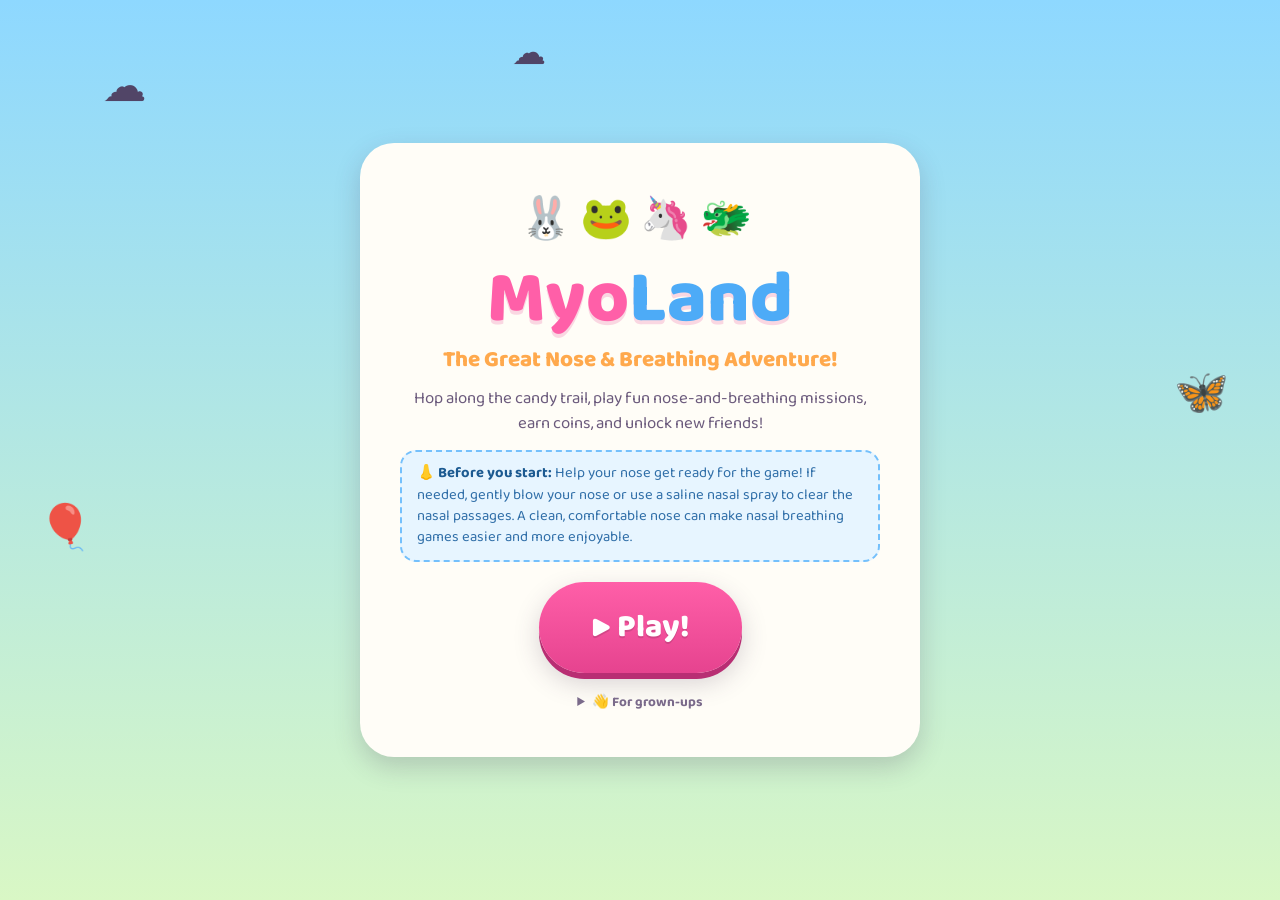
<file: index.html>
<!DOCTYPE html>
<html lang="en">
<head>
  <meta charset="UTF-8" />
  <meta name="viewport" content="width=device-width, initial-scale=1.0, viewport-fit=cover" />
  <meta name="theme-color" content="#8ed8ff" />
  <meta name="mobile-web-app-capable" content="yes" />
  <meta name="apple-mobile-web-app-capable" content="yes" />
  <meta name="apple-mobile-web-app-status-bar-style" content="default" />
  <meta name="apple-mobile-web-app-title" content="MyoLand" />
  <title>MyoLand — The Great Smile Adventure</title>
  <meta name="description" content="A candy-colored board game adventure that helps kids practice myofunctional therapy exercises — by Myo Family Health." />
  <link rel="icon" href="data:image/svg+xml,<svg xmlns=%22http://www.w3.org/2000/svg%22 viewBox=%220 0 100 100%22><text y=%22.9em%22 font-size=%2290%22>🐰</text></svg>" />
  <link rel="preconnect" href="https://fonts.googleapis.com" />
  <link rel="preconnect" href="https://fonts.gstatic.com" crossorigin />
  <link href="https://fonts.googleapis.com/css2?family=Baloo+2:wght@500;700;800&display=swap" rel="stylesheet" />
  <link rel="stylesheet" href="css/style.css" />
</head>
<body>

  <!-- floating decorations -->
  <div class="sky-deco" aria-hidden="true">
    <span class="cloud c1">☁️</span>
    <span class="cloud c2">☁️</span>
    <span class="cloud c3">☁️</span>
    <span class="floaty f1">🎈</span>
    <span class="floaty f2">🦋</span>
  </div>

  <!-- ============ TITLE SCREEN ============ -->
  <section class="screen active" id="screen-title">
    <div class="title-card pop-in">
      <div class="title-mascots" aria-hidden="true">
        <span class="bounce d0">🐰</span><span class="bounce d1">🐸</span><span class="bounce d2">🦄</span><span class="bounce d3">🐲</span>
      </div>
      <h1 class="game-logo">Myo<span>Land</span></h1>
      <p class="tagline">The Great Nose &amp; Breathing Adventure!</p>
      <p class="subtitle">Hop along the candy trail, play fun nose-and-breathing missions, earn coins, and unlock new friends!</p>
      <p class="prep-note">👃 <b>Before you start:</b> Help your nose get ready for the game! If needed, gently blow your nose or use a saline nasal spray to clear the nasal passages. A clean, comfortable nose can make nasal breathing games easier and more enjoyable.</p>
      <p class="skip-only skip-badge">⏭️ Skip Mode is ON — tap any spot on the trail to jump there!</p>
      <button class="big-btn giant" id="title-play">▶ Play!</button>
      <details class="grownup-note title-note">
        <summary>👋 For grown-ups</summary>
        <p>Every "mission" in MyoLand is a fun, kid-friendly <strong>nasal breathing game</strong> — nose breathing, gentle breath-holds, puffer cheeks, humming, and nose-clearing drills — disguised as play. Great for helping open up the nose and building the habit of calm nasal breathing. Sit with your child, do them together at home, and let the game handle the motivation. From <strong>Myo Family Health</strong>.</p>
      </details>
    </div>
  </section>

  <!-- ============ CHARACTER PICK / SHOP ============ -->
  <section class="screen" id="screen-pick">
    <div class="pick-wrap">
      <header class="pick-header">
        <button class="round-btn" id="pick-back" aria-label="Back">←</button>
        <h2>Pick your adventure buddy!</h2>
        <div class="coin-chip">🪙 <span id="pick-coins">0</span></div>
      </header>

      <div class="pick-body">
        <div class="preview-col">
          <div class="char-preview" id="char-preview"></div>
          <p class="preview-name" id="preview-name"></p>

          <p class="mini-label">Bubble color</p>
          <div class="dot-row" id="color-row"></div>

          <p class="mini-label">Fancy hat</p>
          <div class="dot-row" id="hat-row"></div>

          <button class="big-btn" id="pick-go">Start the adventure! 🚀</button>
        </div>

        <div class="grid-col">
          <div class="char-grid" id="char-grid"></div>
          <p class="pick-hint" id="pick-hint">Earn coins on the trail to unlock new friends!</p>
        </div>
      </div>
    </div>
  </section>

  <!-- ============ BOARD ============ -->
  <section class="screen" id="screen-board">
    <header class="hud">
      <button class="round-btn" id="board-shop" title="Character shop">🛍️</button>
      <div class="hud-title">Myo<span>Land</span></div>
      <div class="hud-right">
        <div class="hud-chip">🧺 <span id="hud-veggies">0</span></div>
        <div class="hud-chip coin" id="hud-coin-chip">🪙 <span id="hud-coins">0</span></div>
        <div class="hud-chip char-chip">😀 <span id="hud-char">🐰</span></div>
        <button class="round-btn" id="mute-btn" aria-label="Sound on or off">🔊</button>
      </div>
    </header>

    <div class="board-frame">
      <div class="board" id="board">
        <svg id="board-path" preserveAspectRatio="none" aria-hidden="true"></svg>
        <div id="tile-layer"></div>
        <div class="player-token" id="player-token"></div>
      </div>
    </div>

    <footer class="board-footer">
      <p class="skip-note skip-only">⏭️ Grown-up Skip Mode — 👆 tap any spot to jump there, or use the button to play or skip each mission</p>
      <button class="big-btn giant" id="go-btn">🎲 Play a mission!</button>
    </footer>
  </section>

  <!-- modal + confetti -->
  <div id="modal-overlay"></div>
  <div id="confetti-layer" aria-hidden="true"></div>

  <script src="js/data.js"></script>
  <script src="js/audio.js"></script>
  <script src="js/game.js"></script>
</body>
</html>
</file>
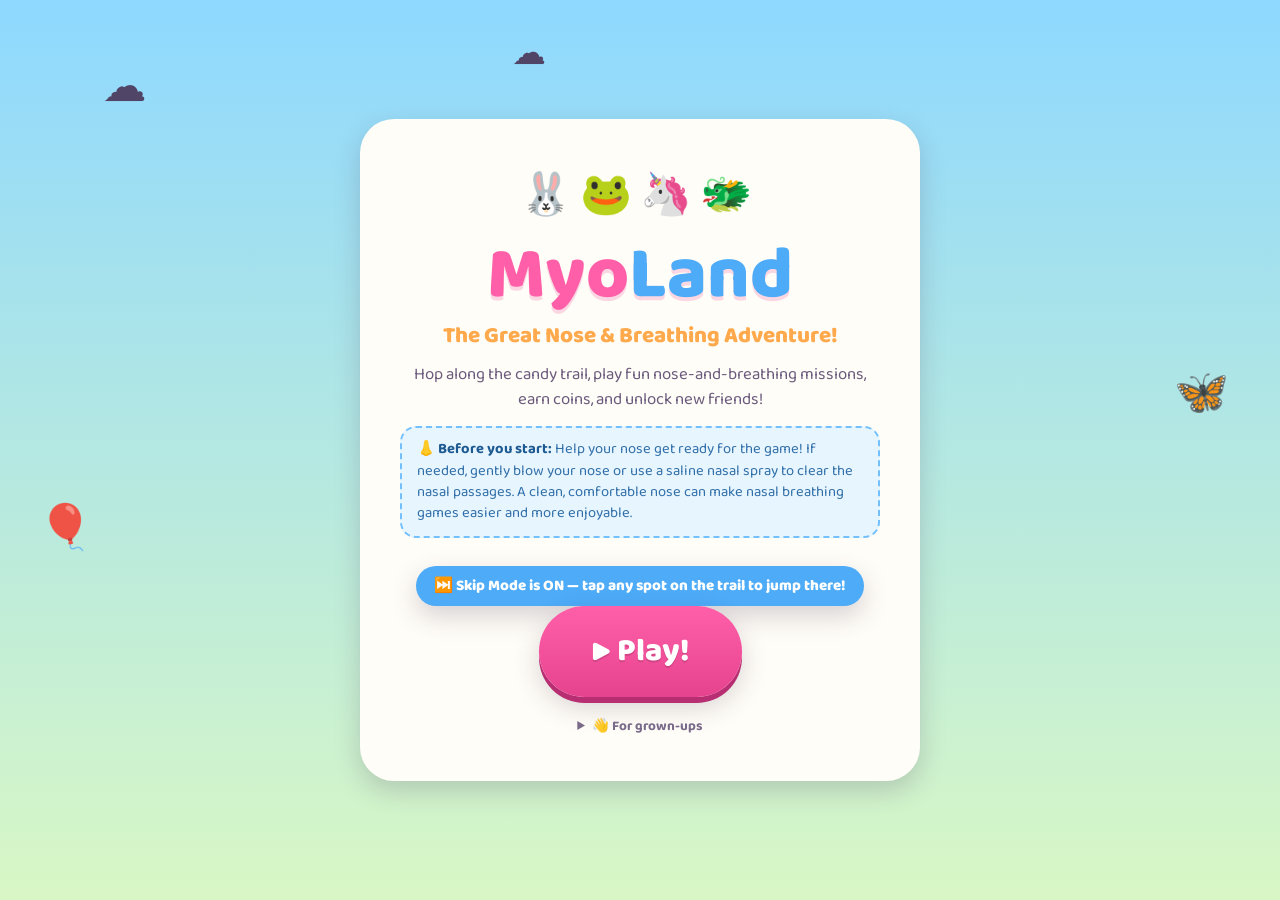
<file: skip.html>
<!DOCTYPE html>
<html lang="en">
<head>
  <meta charset="UTF-8" />
  <meta name="viewport" content="width=device-width, initial-scale=1.0" />
  <title>MyoLand — Skip Mode</title>
  <meta name="robots" content="noindex" />
  <meta http-equiv="refresh" content="0; url=index.html?skip=1" />
  <link rel="icon" href="data:image/svg+xml,<svg xmlns=%22http://www.w3.org/2000/svg%22 viewBox=%220 0 100 100%22><text y=%22.9em%22 font-size=%2290%22>⏭️</text></svg>" />
  <script>location.replace("index.html?skip=1");</script>
  <style>
    body { font-family: system-ui, sans-serif; text-align: center; padding: 60px 20px;
           background: linear-gradient(180deg, #8ed8ff, #d9f7c5); color: #4a3557; }
    a { color: #e6438f; font-weight: 700; }
  </style>
</head>
<body>
  Loading MyoLand Skip Mode… <a href="index.html?skip=1">Tap here if it doesn't start.</a>
</body>
</html>
</file>
<file: css/style.css>
/* ============================================================
   MyoLand — candy-bright stylesheet for ages 4–8
   Big buttons, chunky rounded shapes, bouncy motion
   ============================================================ */

:root {
  --sky-top: #8ed8ff;
  --sky-bottom: #d9f7c5;
  --card: #fffdf7;
  --ink: #4a3557;
  --pink: #ff5fa8;
  --pink-deep: #e6438f;
  --orange: #ffa94d;
  --yellow: #ffd43b;
  --green: #69db7c;
  --blue: #4dabf7;
  --purple: #b197fc;
  --radius: 26px;
  --font: "Baloo 2", "Comic Sans MS", "Chalkboard SE", system-ui, sans-serif;
  --shadow: 0 10px 26px rgba(74, 53, 87, 0.22);
}

* { margin: 0; padding: 0; box-sizing: border-box; }

[hidden] { display: none !important; }

/* skip-mode-only elements (shown when body.skip-mode) */
.skip-only { display: none; }
body.skip-mode .skip-only { display: block; }
.skip-badge {
  display: none;
  margin: 8px auto 0;
  background: var(--blue);
  color: #fff;
  font-weight: 800;
  padding: 8px 18px;
  border-radius: 999px;
  font-size: .95rem;
  box-shadow: var(--shadow);
}
body.skip-mode .skip-badge { display: inline-block; }
.skip-note {
  margin-bottom: 10px;
  font-weight: 800;
  color: #2f6ea8;
  font-size: 1rem;
}

html { height: 100%; }
body { min-height: 100%; }

body {
  font-family: var(--font);
  color: var(--ink);
  background: linear-gradient(180deg, var(--sky-top) 0%, var(--sky-bottom) 100%);
  background-attachment: fixed;
  overflow-x: hidden;
  -webkit-font-smoothing: antialiased;
  /* stop pull-to-refresh / rubber-banding while kids tap fast */
  overscroll-behavior-y: contain;
  -webkit-text-size-adjust: 100%;
}

button {
  font-family: inherit;
  color: inherit;
  border: none;
  cursor: pointer;
  -webkit-tap-highlight-color: transparent;
  /* kill the double-tap-to-zoom delay without blocking pinch zoom */
  touch-action: manipulation;
  user-select: none;
  -webkit-user-select: none;
}

/* nothing draggable/selectable on a long press, except real prose */
.tile, .player-token, .char-card, .mission-emoji, .wheel, .timer-ring {
  user-select: none;
  -webkit-user-select: none;
  -webkit-touch-callout: none;
  touch-action: manipulation;
}

/* ---------- sky decorations ---------- */

.sky-deco { position: fixed; inset: 0; pointer-events: none; z-index: 0; font-size: 44px; }
.sky-deco span { position: absolute; opacity: 0.9; }
.cloud.c1 { top: 6%; left: 8%; animation: drift 26s linear infinite; }
.cloud.c2 { top: 14%; left: 62%; font-size: 60px; animation: drift 34s linear infinite reverse; }
.cloud.c3 { top: 3%; left: 40%; font-size: 34px; animation: drift 30s linear infinite; }
.floaty.f1 { top: 55%; left: 3%; animation: floaty 6s ease-in-out infinite; }
.floaty.f2 { top: 40%; right: 4%; animation: floaty 7s ease-in-out infinite 1s; }

@keyframes drift { from { transform: translateX(0); } 50% { transform: translateX(60px); } to { transform: translateX(0); } }
@keyframes floaty { 0%, 100% { transform: translateY(0) rotate(-4deg); } 50% { transform: translateY(-22px) rotate(5deg); } }

/* ---------- screens ---------- */

/* dvh so the mobile URL bar showing/hiding doesn't jump the layout */
.screen { display: none; min-height: 100vh; min-height: 100dvh; position: relative; z-index: 1; }
.screen.active { display: flex; flex-direction: column; align-items: center; justify-content: center; }

/* ---------- shared bits ---------- */

.big-btn {
  display: inline-block;
  background: linear-gradient(180deg, var(--pink) 0%, var(--pink-deep) 100%);
  color: #fff;
  font-size: 1.5rem;
  font-weight: 800;
  padding: 16px 34px;
  border-radius: 999px;
  box-shadow: 0 6px 0 #b82e73, var(--shadow);
  transition: transform .12s, box-shadow .12s;
  text-shadow: 0 2px 0 rgba(0,0,0,0.12);
}
.big-btn:hover { transform: translateY(-2px); }
.big-btn:active { transform: translateY(3px); box-shadow: 0 2px 0 #b82e73; }
.big-btn:disabled { opacity: 0.5; cursor: default; transform: none; }
.big-btn.giant { font-size: 2rem; padding: 20px 52px; }
.big-btn.alt { background: linear-gradient(180deg, var(--blue) 0%, #2f8fdd 100%); box-shadow: 0 6px 0 #1f6eae, var(--shadow); }
.big-btn.alt:active { box-shadow: 0 2px 0 #1f6eae; }

.round-btn {
  width: 52px; height: 52px;
  border-radius: 50%;
  background: var(--card);
  font-size: 1.4rem;
  box-shadow: var(--shadow);
  transition: transform .12s;
  flex-shrink: 0;
}
.round-btn:active { transform: scale(0.9); }

.coin-chip, .hud-chip {
  background: var(--card);
  border-radius: 999px;
  padding: 8px 16px;
  font-weight: 800;
  font-size: 1.1rem;
  box-shadow: var(--shadow);
  white-space: nowrap;
}

.grownup-note {
  margin-top: 18px;
  font-size: 0.85rem;
  color: #7a6a8a;
  max-width: 460px;
}
.grownup-note summary { cursor: pointer; font-weight: 700; }
.grownup-note p { margin-top: 6px; line-height: 1.5; text-align: left; }

/* ---------- animations ---------- */

.pop-in { animation: popIn .35s cubic-bezier(.5,1.8,.4,1) both; }
@keyframes popIn { from { transform: scale(0.6); opacity: 0; } to { transform: scale(1); opacity: 1; } }

.bounce { display: inline-block; animation: bounce 1.6s ease-in-out infinite; }
.bounce.d1 { animation-delay: .2s; } .bounce.d2 { animation-delay: .4s; } .bounce.d3 { animation-delay: .6s; }
@keyframes bounce { 0%, 100% { transform: translateY(0); } 50% { transform: translateY(-14px); } }

.wiggle { display: inline-block; animation: wiggle 1s ease-in-out infinite; }
@keyframes wiggle { 0%, 100% { transform: rotate(-7deg); } 50% { transform: rotate(7deg); } }

.shake { animation: shake .4s; }
@keyframes shake { 0%,100% { transform: translateX(0);} 25% { transform: translateX(-7px);} 75% { transform: translateX(7px);} }

.bump { animation: bump .4s; }
@keyframes bump { 30% { transform: scale(1.25); } }

/* ---------- title screen ---------- */

.title-card {
  background: var(--card);
  border-radius: 34px;
  box-shadow: var(--shadow);
  padding: 44px 40px;
  text-align: center;
  max-width: 560px;
  margin: 24px;
}
.title-mascots { font-size: 2.6rem; letter-spacing: 8px; }
.game-logo {
  font-size: clamp(3rem, 9vw, 4.6rem);
  font-weight: 800;
  line-height: 1;
  margin: 10px 0 4px;
  color: var(--pink);
  text-shadow: 0 4px 0 rgba(230, 67, 143, 0.2);
}
.game-logo span { color: var(--blue); }
.tagline { font-size: 1.4rem; font-weight: 800; color: var(--orange); margin-bottom: 8px; }
.subtitle { font-size: 1.05rem; line-height: 1.5; margin-bottom: 14px; color: #6b5a7c; }
.prep-note {
  background: #e7f5ff;
  border: 2px dashed #74c0fc;
  border-radius: 16px;
  padding: 11px 15px;
  font-size: .92rem;
  line-height: 1.45;
  color: #2f6ea8;
  text-align: left;
  margin-bottom: 20px;
}
.prep-note b { color: #1c5a91; }
.title-note { margin-left: auto; margin-right: auto; }

/* ---------- pick screen ---------- */

#screen-pick.active { justify-content: flex-start; }
.pick-wrap { width: min(1060px, 100%); padding: 20px; }
.pick-header {
  display: flex; align-items: center; justify-content: space-between; gap: 14px;
  margin-bottom: 18px;
}
.pick-header h2 { font-size: clamp(1.3rem, 4vw, 2rem); text-align: center; }

.pick-body { display: flex; gap: 22px; align-items: flex-start; flex-wrap: wrap; }
.preview-col {
  background: var(--card); border-radius: var(--radius); box-shadow: var(--shadow);
  padding: 24px; text-align: center; flex: 1 1 260px; max-width: 340px; margin: 0 auto;
}
.char-preview {
  width: 150px; height: 150px; border-radius: 50%;
  margin: 0 auto 8px; position: relative;
  display: flex; align-items: center; justify-content: center;
  border: 6px solid #fff; box-shadow: var(--shadow);
}
.preview-face { font-size: 4.4rem; }
.token-hat { position: absolute; top: -20px; left: 50%; transform: translateX(-50%) rotate(-12deg); font-size: 1.5rem; }
.token-hat.big { font-size: 2.4rem; top: -26px; }
.preview-name { font-size: 1.5rem; font-weight: 800; margin-bottom: 14px; }
.mini-label { font-weight: 800; margin: 10px 0 6px; color: #7a6a8a; }
.dot-row { display: flex; justify-content: center; gap: 8px; flex-wrap: wrap; margin-bottom: 6px; }
.color-dot {
  width: 38px; height: 38px; border-radius: 50%; border: 4px solid #fff;
  box-shadow: 0 3px 8px rgba(0,0,0,.15); transition: transform .12s;
}
.color-dot.selected, .hat-dot.selected { transform: scale(1.2); outline: 4px solid var(--pink); outline-offset: 2px; }
.hat-dot {
  width: 44px; height: 44px; border-radius: 14px; background: #fff;
  font-size: 1.3rem; box-shadow: 0 3px 8px rgba(0,0,0,.12); transition: transform .12s;
}
.preview-col .big-btn { margin-top: 16px; font-size: 1.25rem; }

.grid-col { flex: 2 1 420px; }
.char-grid { display: grid; grid-template-columns: repeat(auto-fill, minmax(130px, 1fr)); gap: 14px; }
.char-card {
  background: var(--card); border-radius: 22px; box-shadow: var(--shadow);
  padding: 16px 10px; text-align: center; display: flex; flex-direction: column;
  align-items: center; gap: 4px; transition: transform .12s; border: 4px solid transparent;
}
.char-card:hover { transform: translateY(-4px) rotate(-1deg); }
.char-card.selected { border-color: var(--pink); }
.char-card.locked { filter: saturate(.55); }
.char-emoji { font-size: 3rem; }
.char-card.locked .char-emoji { filter: grayscale(.4); }
.char-name { font-weight: 800; font-size: 1.1rem; }
.char-tag { font-size: .85rem; font-weight: 800; color: var(--green); }
.char-tag.pick { color: var(--blue); }
.char-cost { font-size: .95rem; font-weight: 800; color: var(--orange); }
.pick-hint { text-align: center; margin-top: 14px; font-weight: 700; color: #7a6a8a; }

/* ---------- board screen ---------- */

#screen-board.active { justify-content: flex-start; }

.hud {
  width: min(1060px, 100%);
  display: flex; align-items: center; justify-content: space-between; gap: 10px;
  padding: 14px 18px 4px;
  padding-top: calc(14px + env(safe-area-inset-top));
  padding-left: calc(18px + env(safe-area-inset-left));
  padding-right: calc(18px + env(safe-area-inset-right));
}
.hud-title { font-size: 1.6rem; font-weight: 800; color: var(--pink); text-shadow: 0 2px 0 rgba(230,67,143,.18); }
.hud-title span { color: var(--blue); }
.hud-right { display: flex; align-items: center; gap: 8px; flex-wrap: wrap; justify-content: flex-end; }

.board-frame { width: min(1060px, 100%); padding: 8px 16px; flex: 1; }
.board {
  position: relative;
  /* fit within the viewport so the mission button never scrolls out of view */
  width: min(100%, calc((100dvh - 220px) * 10 / 7));
  margin: 0 auto;
  aspect-ratio: 10 / 7;
  background: linear-gradient(180deg, #c8f3a7 0%, #a8e88f 100%);
  border-radius: var(--radius);
  border: 8px solid #fff;
  box-shadow: var(--shadow);
  overflow: hidden;
}
#board-path { position: absolute; inset: 0; width: 100%; height: 100%; }

.tile {
  position: absolute;
  width: 8.5%;
  aspect-ratio: 1;
  transform: translate(-50%, -50%);
  border-radius: 50%;
  border: 3px solid #fff;
  box-shadow: 0 4px 8px rgba(74, 53, 87, .18);
  display: flex; align-items: center; justify-content: center;
  font-size: clamp(12px, 2.4vw, 26px);
}
.tile-start   { background: #fff; }
.tile-finish  { background: #ffe9a8; width: 12%; font-size: clamp(18px, 3.6vw, 40px); animation: glowPulse 2s ease-in-out infinite; }
.tile-veggie  { background: #d3f9d8; }
.tile-star    { background: #fff3bf; }
.tile-rainbow { background: linear-gradient(135deg, #ff8fab, #ffd43b, #69db7c, #4dabf7); }

@keyframes glowPulse { 0%,100% { box-shadow: 0 0 0 0 rgba(255, 212, 59, .7); } 50% { box-shadow: 0 0 0 14px rgba(255, 212, 59, 0); } }

.player-token {
  position: absolute;
  width: 9.5%;
  aspect-ratio: 1;
  transform: translate(-50%, -50%);
  border-radius: 50%;
  border: 4px solid #fff;
  box-shadow: 0 6px 14px rgba(74, 53, 87, .35);
  display: flex; align-items: center; justify-content: center;
  z-index: 5;
  pointer-events: none; /* let taps reach the tiles underneath (skip mode) */
}

/* skip mode: tap any tile to jump straight there */
body.skip-mode .tile.tappable { cursor: pointer; }
body.skip-mode .tile.tappable::after {
  content: ""; position: absolute; inset: -5px;
  border-radius: 50%; border: 3px dashed rgba(230, 67, 143, .55);
  animation: tapPulse 1.8s ease-in-out infinite;
}
body.skip-mode .tile-finish.tappable::after { inset: -6px; }
body.skip-mode .tile.tappable:hover {
  transform: translate(-50%, -50%) scale(1.16);
  box-shadow: 0 0 0 4px rgba(255, 95, 168, .6), 0 4px 10px rgba(74, 53, 87, .3);
  z-index: 4;
}
@keyframes tapPulse { 0%, 100% { opacity: .35; } 50% { opacity: .9; } }
.token-face { font-size: clamp(18px, 3.4vw, 38px); }
.player-token .token-hat { font-size: clamp(10px, 1.8vw, 20px); top: -32%; }

.board-footer {
  width: min(1060px, 100%);
  padding: 12px 16px 22px;
  padding-bottom: calc(22px + env(safe-area-inset-bottom));
  text-align: center;
}

/* ---------- modal ---------- */

#modal-overlay {
  position: fixed; inset: 0; z-index: 50;
  background: rgba(74, 53, 87, 0.45);
  display: none; align-items: center; justify-content: center;
  padding: 18px;
}
#modal-overlay.open { display: flex; }

.modal {
  background: var(--card);
  border-radius: 30px;
  box-shadow: var(--shadow);
  padding: 30px 28px;
  max-width: 460px;
  width: 100%;
  max-height: 92vh;
  overflow-y: auto;
  text-align: center;
}
.mission-emoji { font-size: 4rem; }
.mission-title { font-size: 1.8rem; font-weight: 800; margin: 6px 0; color: var(--pink-deep); }
.mission-story { font-size: 1.15rem; font-weight: 700; color: var(--blue); margin-bottom: 8px; }
.mission-instruction { font-size: 1.05rem; line-height: 1.55; margin-bottom: 18px; }

/* two-phase breath-hold timers: breathe in, then hold */
.phase-steps {
  display: flex; justify-content: center; gap: 8px; flex-wrap: wrap;
  margin: 8px 0 2px;
}
.phase-steps .step {
  font-size: .85rem; font-weight: 800; color: #9c8fae;
  background: #f1ecf7; border-radius: 999px; padding: 4px 12px;
  transition: background .25s, color .25s, transform .25s;
}
.phase-steps .step.active { background: var(--blue); color: #fff; transform: scale(1.06); }
.phase-steps .step.done { background: var(--green); color: #fff; }
.phase-label {
  font-size: 1.35rem; font-weight: 800; color: var(--pink-deep);
  margin-top: 6px;
}

.timer-ring {
  --deg: 0deg;
  width: 150px; height: 150px; border-radius: 50%;
  margin: 12px auto 16px;
  background: conic-gradient(var(--green) var(--deg), #e9e2f2 var(--deg));
  display: flex; align-items: center; justify-content: center;
  transition: background .3s;
}
.timer-ring::before {
  content: ""; position: absolute; width: 118px; height: 118px;
  border-radius: 50%; background: var(--card);
}
.timer-ring { position: relative; }
.timer-ring.inhale { background: conic-gradient(var(--blue) var(--deg), #e9e2f2 var(--deg)); }
#timer-num { position: relative; font-size: 3rem; font-weight: 800; color: var(--ink); }

.rep-stars { font-size: 1.9rem; letter-spacing: 4px; margin: 10px 0 6px; color: var(--yellow); }
.rep-btn { font-size: 1.5rem; padding: 20px 40px; }

/* prize wheel: six 60° candy segments (1,2,3 twice), pointer fixed at top */
.wheel-wrap { position: relative; width: 190px; margin: 10px auto 18px; }
.wheel-pointer {
  position: absolute; top: -14px; left: 50%; transform: translateX(-50%);
  font-size: 1.9rem; color: var(--pink-deep); z-index: 2;
  text-shadow: 0 2px 3px rgba(0,0,0,.2);
}
.wheel {
  position: relative;
  width: 190px; height: 190px;
  border-radius: 50%;
  border: 8px solid #fff;
  box-shadow: var(--shadow);
  background: conic-gradient(
    var(--pink)   0deg  60deg,
    var(--yellow) 60deg 120deg,
    var(--blue)  120deg 180deg,
    var(--green) 180deg 240deg,
    var(--orange)240deg 300deg,
    var(--purple)300deg 360deg
  );
}
.wheel-num {
  position: absolute; left: 50%; top: 50%;
  transform: translate(-50%, -50%) rotate(var(--a)) translateY(-60px);
  font-size: 1.7rem; font-weight: 800; color: #fff;
  text-shadow: 0 2px 0 rgba(0,0,0,.22);
}
.wheel-hub {
  position: absolute; left: 50%; top: 50%;
  transform: translate(-50%, -50%);
  width: 54px; height: 54px; border-radius: 50%;
  background: #fff; box-shadow: 0 2px 8px rgba(0,0,0,.18);
  display: flex; align-items: center; justify-content: center;
  font-size: 1.6rem;
}

.win-btns { display: flex; gap: 10px; justify-content: center; flex-wrap: wrap; margin-top: 6px; }
.mission-btns { display: flex; flex-direction: column; gap: 10px; align-items: stretch; }

/* ---------- confetti ---------- */

#confetti-layer { position: fixed; inset: 0; pointer-events: none; z-index: 100; overflow: hidden; }
.confetti-bit {
  position: absolute; top: -20px;
  width: 12px; height: 12px;
  border-radius: 3px;
  animation: confettiFall linear both;
}
@keyframes confettiFall {
  to { transform: translateY(105vh) translateX(var(--drift, 0)) rotate(540deg); opacity: 0.7; }
}

/* ---------- small screens ---------- */

/* ============================================================
   PHONES — portrait board, one-row HUD, thumb-friendly targets
   ============================================================ */
@media (max-width: 700px) {
  /* HUD must stay on ONE row: it was wrapping and eating ~130px */
  .hud {
    flex-wrap: nowrap;
    gap: 6px;
    padding: 8px 10px 2px;
    padding-top: calc(8px + env(safe-area-inset-top));
  }
  .hud-title { display: none; }
  .hud-right { gap: 6px; flex-wrap: nowrap; }
  .hud-chip, .coin-chip { padding: 6px 10px; font-size: .95rem; }
  .hud-chip.char-chip { display: none; } /* the token on the board already shows it */
  .round-btn { width: 44px; height: 44px; font-size: 1.15rem; }

  /* Tall 5x6 trail that actually fills a portrait screen */
  .board-frame { padding: 6px 10px; }
  .board {
    width: min(100%, calc((100dvh - 170px) * 7 / 10));
    aspect-ratio: 7 / 10;
    border-width: 6px;
  }
  .tile { width: 14.5%; border-width: 2.5px; font-size: clamp(15px, 5vw, 30px); }
  .tile-finish { width: 19%; font-size: clamp(20px, 6.5vw, 38px); }
  .player-token { width: 16%; border-width: 3px; }
  .token-face { font-size: clamp(20px, 6vw, 34px); }
  .player-token .token-hat { font-size: clamp(11px, 3.4vw, 18px); }

  .board-footer { padding: 8px 12px 14px; padding-bottom: calc(14px + env(safe-area-inset-bottom)); }
  .big-btn.giant { font-size: 1.4rem; padding: 15px 30px; width: 100%; max-width: 420px; }
  .skip-note { font-size: .8rem; margin-bottom: 7px; }

  /* character shop: comfortable two-up grid, compact preview */
  .pick-wrap { padding: 12px; }
  .pick-body { flex-direction: column; gap: 14px; }
  .preview-col { max-width: 100%; width: 100%; padding: 16px; }
  .char-preview { width: 104px; height: 104px; }
  .preview-face { font-size: 3rem; }
  .char-grid { grid-template-columns: repeat(auto-fill, minmax(105px, 1fr)); gap: 10px; }
  .char-emoji { font-size: 2.4rem; }
  .char-card { padding: 12px 6px; }

  /* modals: fit the phone, keep buttons reachable */
  #modal-overlay { padding: 10px; align-items: flex-start; padding-top: max(10px, env(safe-area-inset-top)); }
  .modal { padding: 20px 18px; border-radius: 24px; margin: auto 0; }
  .mission-emoji { font-size: 3rem; }
  .mission-title { font-size: 1.45rem; }
  .mission-story { font-size: 1rem; }
  .mission-instruction { font-size: .98rem; margin-bottom: 14px; }
  .big-btn { font-size: 1.25rem; padding: 15px 26px; }
  .rep-btn { font-size: 1.3rem; padding: 18px 24px; width: 100%; }
  .timer-ring { width: 128px; height: 128px; }
  .timer-ring::before { width: 100px; height: 100px; }
  #timer-num { font-size: 2.5rem; }
  .wheel-wrap, .wheel { width: 160px; }
  .wheel { height: 160px; }
  .wheel-num { transform: translate(-50%, -50%) rotate(var(--a)) translateY(-50px); font-size: 1.45rem; }
  .grownup-note { font-size: .82rem; }
  .title-card { padding: 30px 22px; margin: 14px; }
  .prep-note { font-size: .85rem; padding: 10px 13px; }
}

/* very narrow phones */
@media (max-width: 360px) {
  .hud-chip, .coin-chip { padding: 5px 8px; font-size: .88rem; }
  .round-btn { width: 40px; height: 40px; font-size: 1.05rem; }
  .char-grid { grid-template-columns: repeat(auto-fill, minmax(95px, 1fr)); }
}

/* ============================================================
   SHORT SCREENS (landscape phones) — shrink so nothing falls
   below the fold; the board goes back to its wide layout
   ============================================================ */
@media (max-height: 520px) and (orientation: landscape) {
  .board { width: min(100%, calc((100dvh - 150px) * 10 / 7)); aspect-ratio: 10 / 7; }
  .hud { padding: 6px 12px 0; padding-top: calc(6px + env(safe-area-inset-top)); }
  .round-btn { width: 42px; height: 42px; font-size: 1.05rem; }
  .hud-chip, .coin-chip { padding: 5px 11px; font-size: .92rem; }
  .board-frame { padding: 4px 10px; }
  .board-footer { padding: 6px 12px 8px; }
  .big-btn.giant { font-size: 1.15rem; padding: 10px 24px; }

  #modal-overlay { align-items: flex-start; padding: 8px; }
  .modal { padding: 14px 18px; max-height: 96dvh; }
  .mission-emoji { font-size: 2rem; }
  .mission-title { font-size: 1.2rem; margin: 2px 0; }
  .mission-story { font-size: .9rem; margin-bottom: 4px; }
  .mission-instruction { font-size: .88rem; margin-bottom: 10px; line-height: 1.35; }
  .big-btn { font-size: 1.05rem; padding: 10px 20px; }
  .mission-btns { flex-direction: row; justify-content: center; }
  .timer-ring { width: 92px; height: 92px; margin: 6px auto 8px; }
  .timer-ring::before { width: 70px; height: 70px; }
  #timer-num { font-size: 1.8rem; }
  .phase-label { font-size: 1rem; margin-top: 2px; }
  .wheel-wrap, .wheel { width: 112px; }
  .wheel { height: 112px; }
  .wheel-num { transform: translate(-50%, -50%) rotate(var(--a)) translateY(-35px); font-size: 1.05rem; }
  .wheel-hub { width: 34px; height: 34px; font-size: 1rem; }
  .wheel-pointer { font-size: 1.3rem; top: -10px; }
  .rep-stars { font-size: 1.4rem; margin: 4px 0; }
  .grownup-note { margin-top: 8px; font-size: .78rem; }
  .title-card { padding: 18px 22px; }
  .game-logo { font-size: 2.2rem; }
  .title-mascots { font-size: 1.6rem; }
  .tagline { font-size: 1rem; }
  .subtitle { font-size: .85rem; margin-bottom: 8px; }
  .prep-note { font-size: .75rem; padding: 7px 11px; margin-bottom: 10px; }
}
</file>
